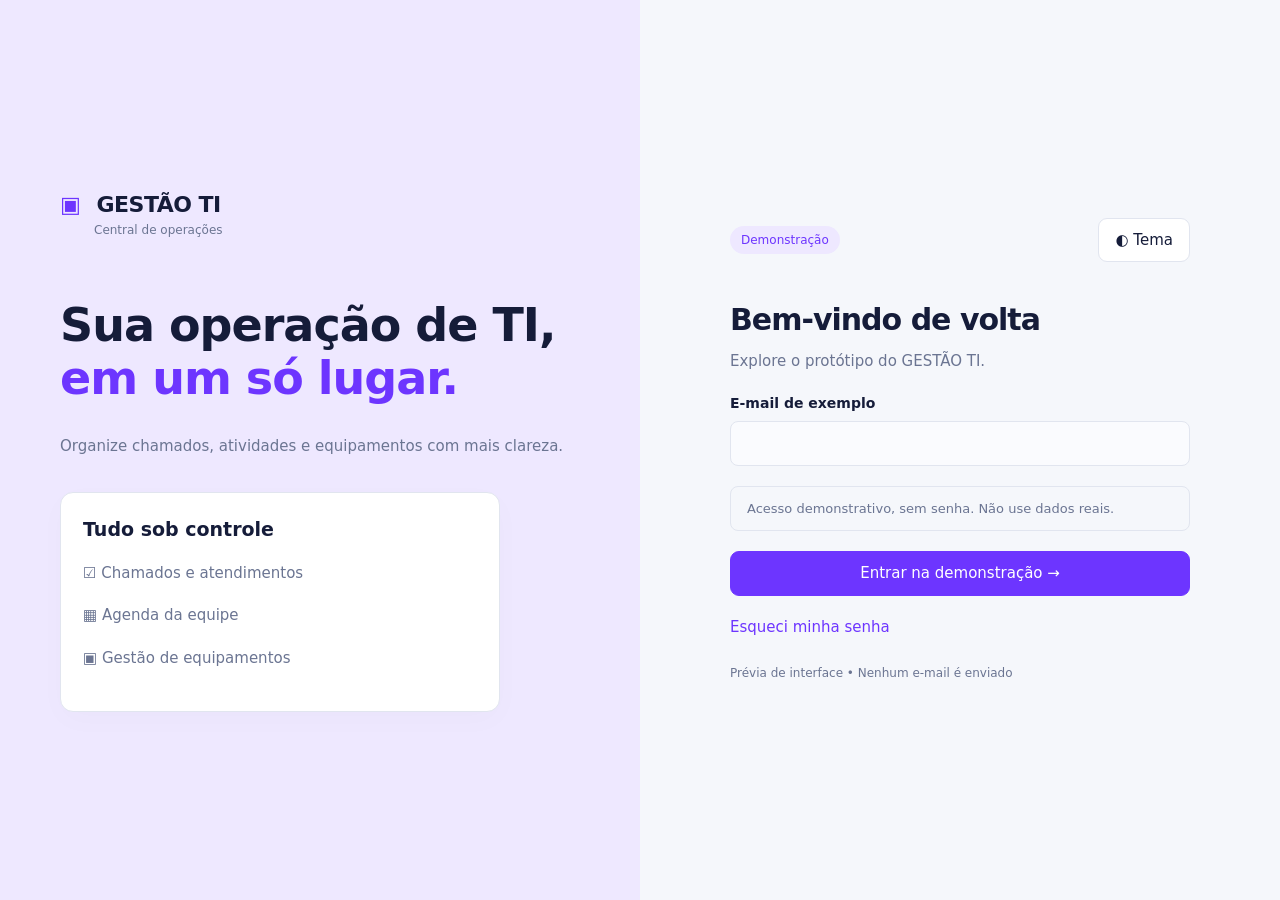
<file: index.html>
<!doctype html>
<html lang="pt-BR">
<head>
<meta charset="utf-8">
<meta name="viewport" content="width=device-width,initial-scale=1">
<meta name="description" content="GESTÃO TI — Protótipo navegável da central de operações de TI.">
<title>GESTÃO TI • Central de operações</title>
<style>:root{--bg:#f5f7fb;--panel:#fff;--text:#151c39;--muted:#6b7592;--border:#e1e5ef;--accent:#6d35ff;--soft:#eee8ff;--input:#fafbfe;--green:#16835a;--shadow:0 8px 30px #18234a05;color-scheme:light}html.dark{--bg:#10131b;--panel:#1b202c;--text:#f1f3fa;--muted:#adb6c9;--border:#333b4e;--accent:#a186ff;--soft:#30264d;--input:#232938;--green:#64d5aa;color-scheme:dark}*{box-sizing:border-box}body{margin:0;font:15px/1.5 system-ui,sans-serif;background:var(--bg);color:var(--text)}button,input,select,textarea{font:inherit}button,a{touch-action:manipulation}button{cursor:pointer;border:1px solid var(--border);background:var(--panel);color:var(--text);border-radius:9px;padding:10px 16px}button:hover,a:hover{filter:brightness(.95)}button:focus-visible,a:focus-visible,input:focus-visible{outline:3px solid var(--accent);outline-offset:3px}.primary{background:#6d35ff;color:white;border-color:#6d35ff}.quiet{color:var(--accent)}a{color:var(--accent);text-decoration:none}h1{font-size:30px;letter-spacing:-1px;margin:0}h2{font-size:19px;margin:0 0 18px}h3{margin:0 0 8px}p{margin:5px 0 20px;color:var(--muted)}small,.muted{color:var(--muted)}aside{position:fixed;inset:0 auto 0 0;width:230px;background:var(--panel);border-right:1px solid var(--border);padding:26px 16px;display:flex;flex-direction:column}.brand{font-size:22px;font-weight:800;letter-spacing:-.5px}.brand b{color:var(--accent);margin-right:9px}.brand small{display:block;font-size:12px;font-weight:400;letter-spacing:0;padding-left:34px}nav{margin-top:38px;display:grid;gap:7px}nav a{padding:12px;color:var(--muted);border-radius:8px}nav a.active{background:var(--soft);color:var(--accent);font-weight:650}nav a span{display:inline-block;width:30px}.profile{margin-top:auto;padding-top:26px}.avatar{display:inline-grid;place-items:center;background:var(--soft);color:var(--accent);width:38px;height:38px;border-radius:50%;font-weight:700;margin-right:8px}.shell{margin-left:230px}header{height:76px;display:flex;align-items:center;justify-content:space-between;border-bottom:1px solid var(--border);background:var(--panel);padding:0 34px}main{padding:32px;max-width:1600px;margin:auto}.heading{display:flex;justify-content:space-between;gap:20px;align-items:center;margin-bottom:22px}.card{background:var(--panel);border:1px solid var(--border);border-radius:13px;padding:22px;box-shadow:var(--shadow)}.grid{display:grid;grid-template-columns:repeat(3,1fr);gap:20px}.two{grid-template-columns:repeat(2,1fr)}.stats{display:grid;grid-template-columns:repeat(4,1fr);gap:16px;margin-bottom:26px}.stat strong{display:block;font-size:32px}.stat small{font-size:13px}.row{display:flex;align-items:center;gap:12px;flex-wrap:wrap}.between{justify-content:space-between}.tools{display:flex;gap:12px;margin-bottom:20px}.tools input{max-width:420px}input,select,textarea{width:100%;padding:11px 13px;border:1px solid var(--border);background:var(--input);color:var(--text);border-radius:8px}input[type=checkbox]{width:18px;height:18px;accent-color:var(--accent)}label{display:block;font-size:14px;font-weight:550;margin-bottom:16px}label input,label select,label textarea{margin-top:7px}textarea{min-height:95px;resize:vertical}.tablewrap{overflow-x:auto}table{width:100%;border-collapse:collapse;text-align:left;white-space:nowrap}td,th{padding:15px 12px;border-bottom:1px solid var(--border)}th{background:var(--input);color:var(--muted);font-size:12px}td:first-child{font-weight:600}td small{display:block}.badge{display:inline-block;background:var(--soft);color:var(--accent);font-size:12px;border-radius:20px;padding:5px 11px}.done{color:var(--green);background:color-mix(in srgb,var(--green) 12%,transparent)}.tabs{display:flex;gap:20px;overflow-x:auto;border-bottom:1px solid var(--border);margin-bottom:25px}.tabs a{white-space:nowrap;padding:12px 0;color:var(--muted)}.tabs a.active{color:var(--accent);border-bottom:3px solid var(--accent)}.task{display:block;border:1px solid var(--border);border-radius:10px;padding:16px;margin-top:14px;color:var(--text)}.task small{display:block;margin-top:8px}.auth{min-height:100vh;display:grid;grid-template-columns:1fr 1fr}.hero{padding:45px 60px;background:var(--soft);display:flex;flex-direction:column;justify-content:center}.hero .brand{margin-bottom:60px}.hero h1{font-size:46px;line-height:1.15;max-width:570px;margin-bottom:25px}.hero h1 em{color:var(--accent);font-style:normal}.hero .card{max-width:440px;margin-top:15px}.authform{padding:55px;display:grid;place-items:center}.authform form{width:100%;max-width:460px}.authform h1{margin-bottom:8px}.authform .primary{width:100%;margin:20px 0}.notice{padding:12px 16px;border:1px solid var(--border);border-radius:8px;color:var(--muted);font-size:13px;margin-top:20px}.foot{margin-top:26px;color:var(--muted);font-size:12px}dialog{color:var(--text);background:var(--panel);border:1px solid var(--border);border-radius:16px;padding:28px;width:min(640px,94vw);max-height:90vh}dialog::backdrop{background:#0c102077;backdrop-filter:blur(3px)}#toast{position:fixed;bottom:24px;right:24px;background:var(--text);color:var(--panel);padding:15px 22px;border-radius:10px;display:none;z-index:10}.empty{text-align:center;padding:38px;color:var(--muted)}.integration-icon{font-size:26px;color:var(--accent);background:var(--soft);padding:10px;border-radius:10px;display:inline-block;margin-bottom:18px}.bar{height:12px;background:var(--soft);border-radius:8px;margin:8px 0 20px}.bar div{height:100%;background:var(--accent);border-radius:8px}.mobile{display:none}@media(max-width:1000px){.grid{grid-template-columns:1fr 1fr}.stats{grid-template-columns:1fr 1fr}.hero{padding:30px}.hero h1{font-size:35px}}@media(max-width:720px){aside{display:none}.shell{margin:0}aside.open{display:flex;z-index:5;box-shadow:0 0 0 100vw #0007}.mobile{display:inline-block}main{padding:20px}header{padding:12px 20px}.grid,.two{grid-template-columns:1fr}.heading{align-items:flex-start;flex-direction:column}.auth{grid-template-columns:1fr}.hero{display:none}.authform{padding:30px 22px}.tools{flex-wrap:wrap}.stats .card{padding:16px}h1{font-size:26px}}
</style>
</head>
<body>
<div id="app"></div>
<dialog id="modal"></dialog>
<div id="toast" role="status" aria-live="polite"></div>
<noscript>Ative o JavaScript no navegador para abrir o GESTÃO TI.</noscript>
<script>'use strict';
const $=s=>document.querySelector(s), esc=s=>String(s??'').replace(/[&<>"']/g,c=>({'&':'&amp;','<':'&lt;','>':'&gt;','"':'&quot;',"'":'&#39;'}[c]));
const seed={chamados:[{id:'1063',nome:'Impressora sem comunicação',cliente:'Comercial Centro',responsavel:'Clauber Oliveira',status:'Em atendimento',prioridade:'Alta',data:'2026-09-25',descricao:'Impressora não responde após reconexão do cabo.'},{id:'1064',nome:'Revisão da rede local',cliente:'Comercial Centro',responsavel:'Paulo Lima',status:'Aberto',prioridade:'Média',data:'2026-09-28',descricao:'Verificar estabilidade da rede da Unidade Boa Vista.'}],atividades:[{id:'1054',nome:'Manutenção dos computadores',cliente:'Comercial Centro',responsavel:'Clauber Oliveira',status:'Em andamento',prioridade:'Média',data:'2026-09-25',descricao:'Limpeza e atualização dos computadores.'},{id:'1055',nome:'Conferir inventário',cliente:'Comercial Centro',responsavel:'Paulo Lima',status:'A fazer',prioridade:'Baixa',data:'2026-09-28'}],agenda:[{id:'AG-01',nome:'Revisão da rede local',cliente:'Comercial Centro',responsavel:'Clauber Oliveira',status:'Agendado',data:'2026-09-28',hora:'14:00',descricao:'Confirmar presença do responsável. Solicitar acesso ao rack na recepção.'}],equipamentos:[{id:'PAT-129',nome:'Notebook administrativo',cliente:'Comercial Centro',responsavel:'Ana Souza',status:'Em uso',modelo:'Dell Latitude',unidade:'Unidade Centro',descricao:'Core i5 • 16 GB • SSD 512 GB'},{id:'PAT-002',nome:'Roteador principal',cliente:'Comercial Centro',responsavel:'Paulo Lima',status:'Em uso',modelo:'Roteador gigabit',unidade:'Unidade Boa Vista'}],clientes:[{id:'CLI-001',nome:'Comercial Centro',responsavel:'Ana Souza',status:'Ativo',email:'contato@example.com',telefone:'',descricao:'Cliente empresarial.'}],unidades:[{id:'UNI-002',nome:'Unidade Boa Vista',cliente:'Comercial Centro',responsavel:'Paulo Lima',status:'Ativa',email:'unidade@example.com',endereco:'Rua Exemplo, 250 • Loja 02, Recife – PE',descricao:'Solicitar acesso ao rack na recepção.'}],usuarios:[{id:'USR-1',nome:'Clauber Oliveira',email:'clauber@example.com',status:'Ativo',perfil:'Administrador'},{id:'USR-2',nome:'Ana Souza',email:'ana@example.com',status:'Ativo',perfil:'Gestor'},{id:'USR-3',nome:'Paulo Lima',email:'paulo@example.com',status:'Ativo',perfil:'Técnico'}],manutencoes:[],settings:{},profile:{nome:'Clauber Oliveira',email:'clauber@example.com'}};
let db;try{db=JSON.parse(localStorage.getItem('gestao-ti-v1'))||structuredClone(seed)}catch{db=structuredClone(seed)}
const names={inicio:'Visão geral',atividades:'Atividades',chamados:'Chamados',agenda:'Agenda',equipamentos:'Equipamentos',clientes:'Clientes',unidades:'Unidades',relatorios:'Relatórios',configuracoes:'Configurações',usuarios:'Usuários e permissões',manutencoes:'Manutenções'};
const statuses={chamados:['Aberto','Em atendimento','Aguardando cliente','Resolvido'],atividades:['A fazer','Em andamento','Concluído'],agenda:['Agendado','Concluído','Cancelado'],equipamentos:['Em uso','Em manutenção','Inativo'],clientes:['Ativo','Inativo'],unidades:['Ativa','Inativa'],usuarios:['Ativo','Pendente','Inativo'],manutencoes:['Concluído','Em andamento']};
const route=()=>location.hash.slice(1).split('/').filter(Boolean);
function persist(){try{localStorage.setItem('gestao-ti-v1',JSON.stringify(db));return true}catch{toast('Não foi possível salvar neste navegador.');return false}}
function toast(t){$('#toast').textContent=t;$('#toast').style.display='block';setTimeout(()=>$('#toast').style.display='none',4000)}
function theme(){document.documentElement.classList.toggle('dark');localStorage.setItem('gestao-theme',document.documentElement.classList.contains('dark')?'dark':'light')}
if(localStorage.getItem('gestao-theme')==='dark')document.documentElement.classList.add('dark');
function brand(){return '<div class="brand"><b>▣</b> GESTÃO TI<small>Central de operações</small></div>'}
function field(label,name,value='',type='text',opts){return `<label>${esc(label)}${opts?`<select name="${name}">${opts.map(o=>`<option ${o===value?'selected':''}>${esc(o)}</option>`).join('')}</select>`:`<input name="${name}" type="${type}" value="${esc(value)}" ${name==='nome'?'required maxlength="120"':''}>`}</label>`}
function shell(content,title,active){return `<aside>${brand()}<nav>${['inicio','atividades','chamados','agenda','equipamentos','clientes','relatorios','configuracoes'].map((k,i)=>`<a class="${k===active?'active':''}" href="#${k}"><span>${['⌂','☑','▤','▦','▣','♙','▥','⚙'][i]}</span>${names[k]}</a>`).join('')}</nav><div class="profile"><span class="avatar">CO</span>${esc(db.profile.nome)}<small style="display:block">Administrador · <a href="#login">Sair da prévia</a></small></div></aside><div class="shell"><header><div><button class="mobile" data-action="menu" aria-label="Abrir menu">☰</button> <span class="muted">Meu espaço /</span> ${esc(title)}</div><button data-action="theme">◐ <span>Tema</span></button></header><main>${content}<div class="foot">Prévia navegável • Dados demonstrativos salvos somente neste navegador</div></main></div>`}
function table(key,rows=db[key]){return `<div class="tablewrap"><table><thead><tr><th>Nome / identificação</th><th>Responsável</th><th>Status</th><th>Ações</th></tr></thead><tbody>${rows.map(r=>`<tr><td><a href="#${key}/${r.id}">${esc(r.nome)}</a><small>${esc(r.id)} ${r.cliente?'• '+esc(r.cliente):''}</small></td><td>${esc(r.responsavel||r.email||'—')}</td><td><span class="badge ${['Concluído','Resolvido','Ativo','Em uso'].includes(r.status)?'done':''}">${esc(r.status)}</span></td><td><button data-action="edit" data-key="${key}" data-id="${r.id}">Editar</button></td></tr>`).join('')}</tbody></table>${rows.length?'':'<div class="empty">Nenhum registro encontrado.</div>'}</div>`}
function list(key){return `<div class="heading"><div><h1>${names[key]}</h1><p>Organize e acompanhe os registros da sua operação.</p></div><div class="row">${key==='clientes'?'<a href="#unidades">Ver unidades</a>':''}<button class="primary" data-action="new" data-key="${key}">+ Novo registro</button></div></div><section class="card"><div class="tools"><input id="search" aria-label="Buscar registros" placeholder="Buscar por nome, cliente ou responsável…"><select id="statusFilter" style="max-width:210px"><option value="">Todos os status</option>${statuses[key].map(s=>`<option>${s}</option>`).join('')}</select></div><div id="results">${table(key)}</div></section>`}
function dashboard(){return `<div class="heading"><div><h1>Visão geral</h1><p>Bem-vindo, Clauber. Veja o que precisa da sua atenção.</p></div><button class="primary" data-action="new" data-key="chamados">+ Novo chamado</button></div><div class="stats">${[['Chamados abertos',db.chamados.filter(x=>x.status!=='Resolvido').length],['Atividades pendentes',db.atividades.filter(x=>x.status!=='Concluído').length],['Equipamentos',db.equipamentos.length],['Clientes',db.clientes.length]].map(([l,v])=>`<div class="card stat"><small>${l}</small><strong>${v}</strong></div>`).join('')}</div><div class="heading"><h2>Atividades da equipe</h2><a href="#atividades">Ver todas →</a></div><div class="grid">${statuses.atividades.map(s=>`<section class="card"><div class="row between"><h3>${s}</h3><span class="badge">${db.atividades.filter(x=>x.status===s).length}</span></div>${db.atividades.filter(x=>x.status===s).map(x=>`<a class="task" href="#atividades/${x.id}"><strong>${esc(x.nome)}</strong><small>${esc(x.cliente)}</small><small>${esc(x.responsavel)} · ${esc(x.data||'Sem prazo')}</small></a>`).join('')||'<p class="empty">Sem atividades nesta etapa.</p>'}</section>`).join('')}</div><section class="card" style="margin-top:24px"><h2>Chamados recentes</h2>${table('chamados',db.chamados.slice(-5))}</section>`}
function detail(key,id){const r=db[key].find(x=>x.id===id);if(!r)return '<h1>Registro não encontrado</h1><a href="#inicio">Voltar ao início</a>';return `<a href="#${key}">← ${names[key]}</a><div class="heading" style="margin-top:20px"><div><h1>${esc(r.nome)}</h1><p>${esc(r.id)} · ${esc(r.status)}</p></div><div class="row"><button data-action="edit" data-key="${key}" data-id="${id}">Editar</button>${['chamados','atividades'].includes(key)?`<button class="primary" data-action="complete" data-key="${key}" data-id="${id}">Concluir</button>`:''}</div></div><div class="grid two"><section class="card"><h2>Informações</h2>${Object.entries(r).filter(([k])=>!['nome','descricao','historico'].includes(k)).map(([k,v])=>`<p><small>${esc(({responsavel:'Responsável',data:'Data',cliente:'Cliente',prioridade:'Prioridade',endereco:'Endereço',id:'Identificação',status:'Status',unidade:'Unidade',modelo:'Modelo',email:'E-mail',perfil:'Perfil',telefone:'Telefone',hora:'Horário'})[k]||k)}</small><br><strong style="color:var(--text)">${esc(v||'Não informado')}</strong></p>`).join('')}</section><section class="card"><h2>Descrição e observações</h2><p>${esc(r.descricao||'Nenhuma observação registrada.')}</p>${key==='equipamentos'?`<button data-action="maintenance" data-id="${id}">+ Registrar manutenção</button><h2 style="margin-top:24px">Histórico de manutenção</h2>${db.manutencoes.filter(m=>m.equipamento===id).map(m=>`<a class="task" href="#manutencoes/${m.id}">${esc(m.nome)}<small>${esc(m.data)} • ${esc(m.status)}</small></a>`).join('')||'<p>Nenhuma manutenção registrada.</p>'}`:''}<h2 style="margin-top:24px">Histórico</h2>${(r.historico||[]).map(h=>`<p>${esc(h)}</p>`).join('')||'<p>Registro de demonstração.</p>'}</section></div>`}
function editor(key,id,extra={}){const r=id?db[key].find(x=>x.id===id):{...extra};const html=`<form id="editForm"><div class="heading"><h2>${id?'Editar':'Novo'} registro</h2><button type="button" data-action="close" aria-label="Fechar">×</button></div>${field('Nome / título','nome',r.nome)}<div class="grid two">${['clientes','usuarios'].includes(key)?field('E-mail','email',r.email,'email'):field('Cliente','cliente',r.cliente||'Comercial Centro')}${key==='usuarios'?field('Perfil','perfil',r.perfil,'text',['Administrador','Gestor','Técnico']):field('Responsável','responsavel',r.responsavel||'Clauber Oliveira')}${field('Status','status',r.status||statuses[key][0],'text',statuses[key])}${['chamados','atividades'].includes(key)?field('Prioridade','prioridade',r.prioridade||'Média','text',['Crítica','Alta','Média','Baixa']):''}${['chamados','atividades','agenda','manutencoes'].includes(key)?field('Data','data',r.data,'date'):''}${key==='agenda'?field('Horário','hora',r.hora,'time'):''}${key==='equipamentos'?field('Modelo','modelo',r.modelo)+field('Unidade','unidade',r.unidade):''}${key==='unidades'?field('Endereço','endereco',r.endereco)+field('E-mail','email',r.email,'email'):''}${key==='clientes'?field('Telefone','telefone',r.telefone,'tel'):''}</div><label>Observações<textarea name="descricao">${esc(r.descricao||'')}</textarea></label><div class="row"><button class="primary">Salvar registro</button><button type="button" data-action="close">Cancelar</button></div></form>`;$('#modal').innerHTML=html;$('#modal').showModal();$('#editForm').onsubmit=e=>{e.preventDefault();const d=Object.fromEntries(new FormData(e.target));if(!d.nome.trim())return;const record={...r,...d,id:id||Date.now().toString(36),historico:[...(r.historico||[]),`${new Date().toLocaleString('pt-BR')} • ${id?'Registro atualizado':'Registro criado'}`]};if(id)db[key][db[key].findIndex(x=>x.id===id)]=record;else db[key].push(record);if(persist()){ $('#modal').close();render();toast('Registro salvo na demonstração.')}}}
function reports(){const total=db.chamados.length;return `<div class="heading"><div><h1>Relatórios</h1><p>Indicadores calculados a partir dos registros desta prévia.</p></div><button data-action="export">Exportar chamados CSV</button></div><div class="grid two"><section class="card"><h2>Chamados por status</h2>${statuses.chamados.map(s=>{const n=db.chamados.filter(x=>x.status===s).length;return `<div class="row between"><span>${s}</span><b>${n}</b></div><div class="bar"><div style="width:${total?n/total*100:0}%"></div></div>`}).join('')}</section><section class="card"><h2>Resumo da operação</h2><p>${total} chamados registrados</p><p>${db.atividades.length} atividades</p><p>${db.equipamentos.length} equipamentos</p><p>${db.clientes.length} clientes</p><p>${db.manutencoes.length} manutenções</p></section></div>`}
function settings(tab='geral'){const tabs={geral:'Geral',usuarios:'Usuários e permissões',sla:'Atendimento e SLA',integracoes:'Integrações',seguranca:'Segurança e perfil'};let body='';if(tab==='usuarios')body=`<section class="card"><div class="heading"><h2>Equipe</h2><button class="primary" data-action="new" data-key="usuarios">+ Adicionar à prévia</button></div>${table('usuarios')}</section>`;
else if(tab==='integracoes')body=`<div class="grid">${['E-mail de atendimento','Google Agenda','WhatsApp Business','Microsoft Outlook','Webhooks','API do sistema'].map((x,i)=>`<section class="card"><div class="integration-icon">${['✉','▦','☏','▦','⌘','⌗'][i]}</div><h2>${x}</h2><span class="badge">Não conectado</span><p style="margin-top:16px">Integração prevista para a etapa de desenvolvimento do servidor.</p><button data-action="integration">Ver disponibilidade</button></section>`).join('')}</div>`;
else if(tab==='sla'){const s=db.settings.sla||{};body=`<form id="settingsForm" data-tab="sla"><div class="grid two"><section class="card"><h2>Prazos por prioridade</h2><div class="tablewrap"><table><thead><tr><th>Prioridade</th><th>Resposta (min)</th><th>Resolução (h)</th></tr></thead><tbody>${['Crítica','Alta','Média','Baixa'].map((p,i)=>`<tr><td>${p}</td><td><input aria-label="Resposta ${p}" type="number" min="1" required name="resposta${i}" value="${esc(s['resposta'+i]||[15,30,120,240][i])}"></td><td><input aria-label="Resolução ${p}" type="number" min="1" required name="resolucao${i}" value="${esc(s['resolucao'+i]||[4,8,16,24][i])}"></td></tr>`).join('')}</tbody></table></div><p>Valores de demonstração em horas úteis.</p></section><section class="card"><h2>Calendário de atendimento</h2>${field('Início','inicio',s.inicio||'08:00','time')}${field('Fim','fim',s.fim||'18:00','time')}${field('Dias','dias',s.dias||'Segunda a sexta','text',['Segunda a sexta','Todos os dias'])}${field('Alertar antes do vencimento (min)','alerta',s.alerta||30,'number')}<p>Configuração visual; os prazos ainda não são processados no servidor.</p></section></div><button class="primary" style="margin-top:20px">Salvar na prévia</button></form>`}
else if(tab==='seguranca')body=`<div class="grid two"><form id="profileForm" class="card"><h2>Meu perfil</h2>${field('Nome completo','nome',db.profile.nome)}${field('E-mail','email',db.profile.email,'email')}<button class="primary">Salvar perfil da prévia</button></form><section class="card"><h2>Segurança da conta</h2><p>Autenticação real, sessões e verificação em duas etapas serão implementadas com o servidor.</p><a class="task" href="#redefinir">Visualizar redefinição de senha →</a><div class="notice">Nenhuma senha é armazenada neste protótipo.</div></section></div>`;
else {const s=db.settings.geral||{};body=`<form id="settingsForm" data-tab="geral" class="card"><h2>Preferências do espaço</h2><div class="grid two">${field('Nome do espaço','espaco',s.espaco||'Central de operações')}${field('Idioma','idioma','Português (Brasil)','text',['Português (Brasil)'])}${field('Fuso horário','fuso','Recife (UTC−03)','text',['Recife (UTC−03)'])}${field('Página inicial','pagina',s.pagina||'Visão geral','text',['Visão geral','Atividades','Chamados'])}</div><button class="primary">Salvar preferências</button></form>`}return `<div class="heading"><div><h1>${tabs[tab]||tabs.geral}</h1><p>Personalize seu espaço de trabalho.</p></div></div><div class="tabs">${Object.entries(tabs).map(([k,v])=>`<a href="#configuracoes/${k}" class="${k===tab?'active':''}">${v}</a>`).join('')}</div>${body}`}
function auth(page){const reset=page==='redefinir',recover=page==='recuperar';return `<div class="auth"><section class="hero">${brand()}<h1>Sua operação de TI,<br><em>em um só lugar.</em></h1><p>Organize chamados, atividades e equipamentos com mais clareza.</p><div class="card"><h2>Tudo sob controle</h2><p>☑ Chamados e atendimentos</p><p>▦ Agenda da equipe</p><p>▣ Gestão de equipamentos</p></div></section><section class="authform"><form id="authForm"><div class="row between" style="margin-bottom:35px"><span class="badge">Demonstração</span><button type="button" data-action="theme">◐ Tema</button></div><h1>${reset?'Redefinir senha':recover?'Recuperar senha':'Bem-vindo de volta'}</h1><p>${reset?'Visualize a criação de uma nova senha.':recover?'Informe um e-mail de exemplo para simular a recuperação.':'Explore o protótipo do GESTÃO TI.'}</p>${reset?'<label>Nova senha<input type="password" name="senha" minlength="12" required autocomplete="new-password"></label><label>Confirmar nova senha<input type="password" name="confirmar" minlength="12" required autocomplete="new-password"></label>':field('E-mail de exemplo','email','','email')}${!reset&&!recover?'<div class="notice">Acesso demonstrativo, sem senha. Não use dados reais.</div>':''}<button class="primary">${reset?'Simular redefinição':recover?'Simular envio de instruções':'Entrar na demonstração'} →</button><div class="row between">${!reset&&!recover?'<a href="#recuperar">Esqueci minha senha</a>':'<a href="#login">← Voltar para o login</a>'}${recover?'<a href="#redefinir">Ver próxima tela →</a>':''}</div><div class="foot">Prévia de interface • Nenhum e-mail é enviado</div></form></section></div>`}
function render(){let [page='login',id]=route();if(['login','recuperar','redefinir'].includes(page)){$('#app').innerHTML=auth(page);$('#authForm').onsubmit=e=>{e.preventDefault();if(page==='login'){const s=db.settings.geral?.pagina;location.hash=s==='Atividades'?'atividades':s==='Chamados'?'chamados':'inicio'}else if(page==='recuperar')toast('Simulação concluída. Nenhum e-mail foi enviado.');else{const f=new FormData(e.target);if(f.get('senha')!==f.get('confirmar'))return toast('As senhas não coincidem.');e.target.reset();toast('Redefinição simulada. Nenhuma senha foi armazenada.')}};return}let content=page==='inicio'?dashboard():page==='configuracoes'?settings(id):page==='relatorios'?reports():statuses[page]?(id?detail(page,id):list(page)):'<h1>Página não encontrada</h1><a href="#inicio">Voltar ao início</a>';$('#app').innerHTML=shell(content,names[page]||'Página',page==='unidades'?'clientes':page==='usuarios'?'configuracoes':page);if($('#search')){const filter=()=>{const q=$('#search').value.toLocaleLowerCase('pt-BR'),s=$('#statusFilter').value;$('#results').innerHTML=table(page,db[page].filter(r=>(!s||r.status===s)&&Object.values(r).join(' ').toLocaleLowerCase('pt-BR').includes(q)))};$('#search').oninput=filter;$('#statusFilter').onchange=filter}if($('#settingsForm'))$('#settingsForm').onsubmit=e=>{e.preventDefault();db.settings[e.target.dataset.tab]=Object.fromEntries(new FormData(e.target));if(persist())toast('Preferências salvas na prévia.')};if($('#profileForm'))$('#profileForm').onsubmit=e=>{e.preventDefault();db.profile=Object.fromEntries(new FormData(e.target));if(persist()){render();toast('Perfil da prévia atualizado.')}}}
document.addEventListener('click',e=>{const b=e.target.closest('[data-action]');if(!b)return;const {action,key,id}=b.dataset;if(action==='theme')theme();if(action==='menu')$('aside').classList.toggle('open');if(action==='new')editor(key);if(action==='edit')editor(key,id);if(action==='close')$('#modal').close();if(action==='maintenance')editor('manutencoes',null,{equipamento:id,nome:'Manutenção preventiva',status:'Concluído'});if(action==='complete'){const r=db[key].find(x=>x.id===id);r.status=key==='chamados'?'Resolvido':'Concluído';r.historico=[...(r.historico||[]),new Date().toLocaleString('pt-BR')+' • Registro concluído'];if(persist()){render();toast('Registro concluído.')}}if(action==='integration')toast('A conexão real será disponibilizada na etapa de backend.');if(action==='export'){const safe=v=>'"'+String(v??'').replace(/^[=+@-]/,"'$&").replaceAll('"','""')+'"';const cols=['id','nome','cliente','responsavel','status','prioridade','data'];const csv='\ufeff'+[cols,...db.chamados.map(r=>cols.map(k=>r[k]))].map(a=>a.map(safe).join(';')).join('\r\n');const url=URL.createObjectURL(new Blob([csv],{type:'text/csv;charset=utf-8'}));const a=document.createElement('a');a.href=url;a.download='chamados.csv';a.click();setTimeout(()=>URL.revokeObjectURL(url),1000)}});
window.addEventListener('hashchange',()=>{$('#modal').close();render();window.scrollTo(0,0)});render();
</script>
</body>
</html>
</file>
